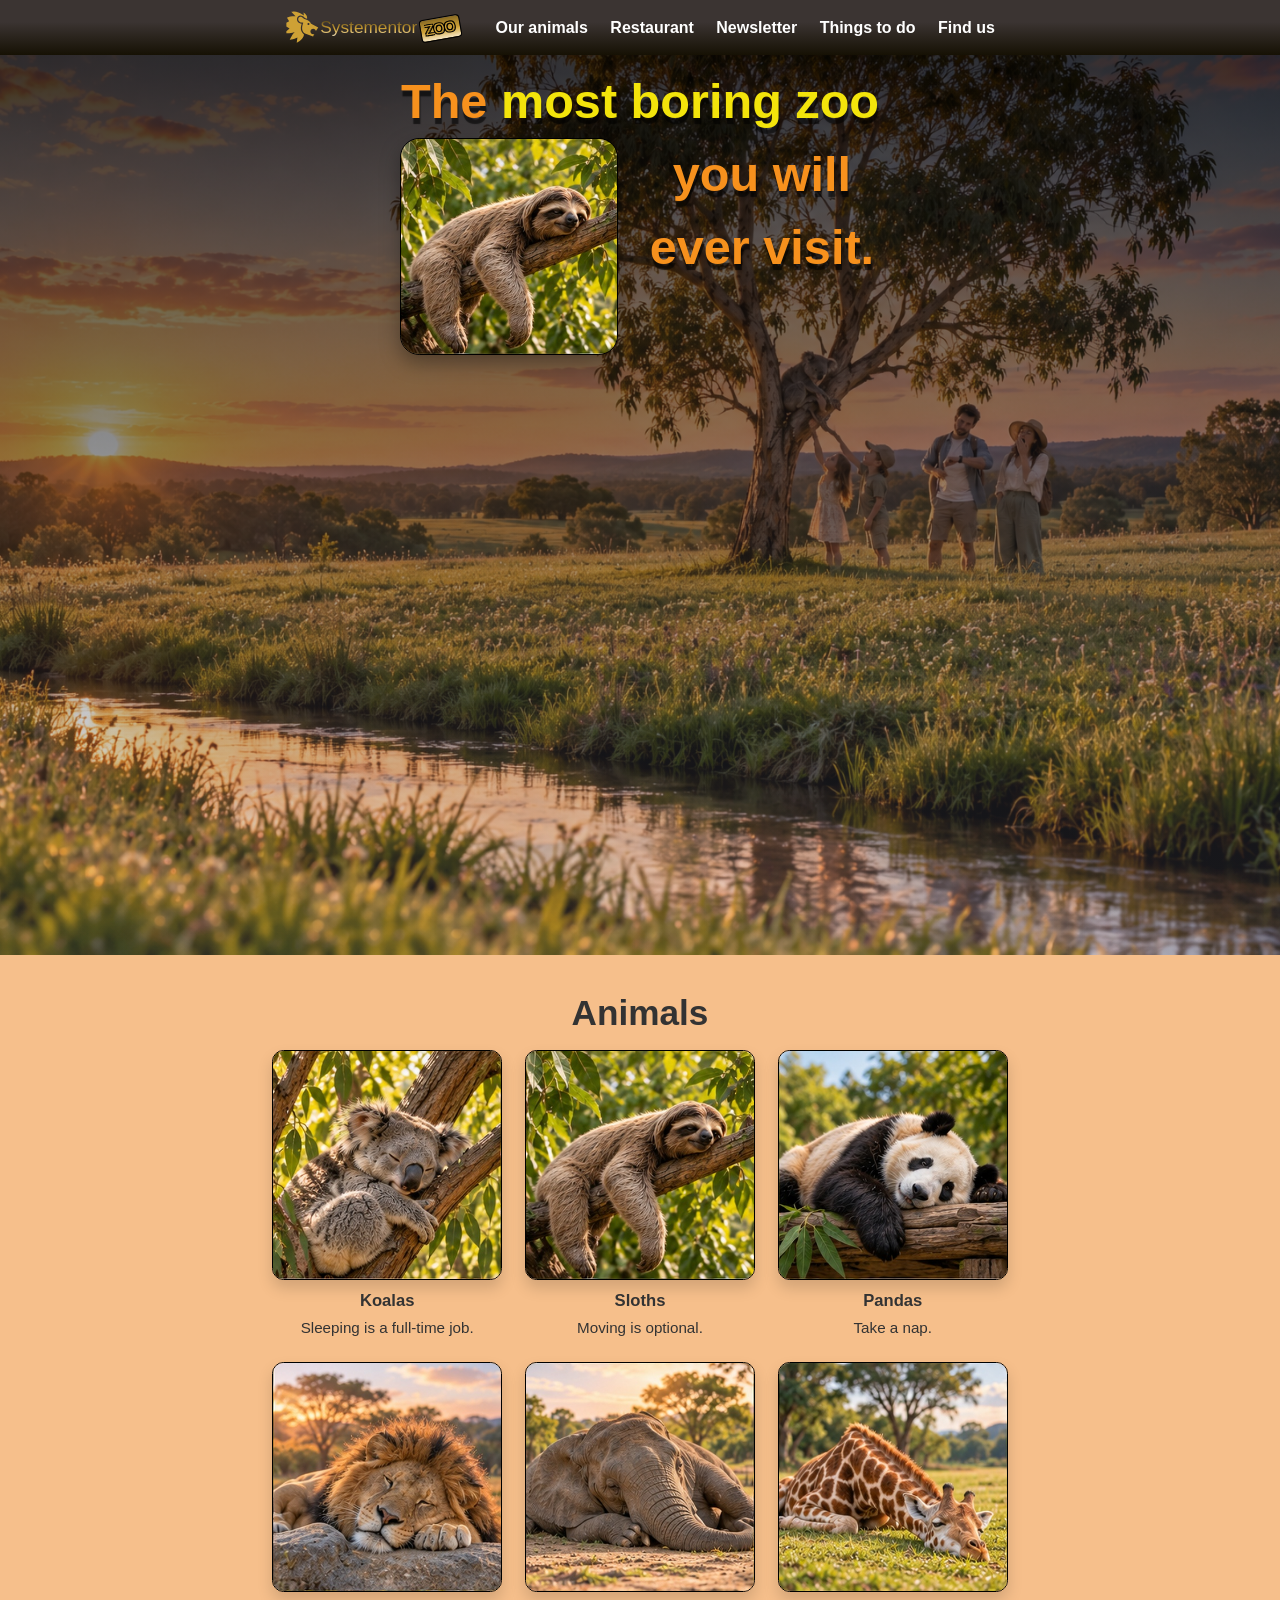
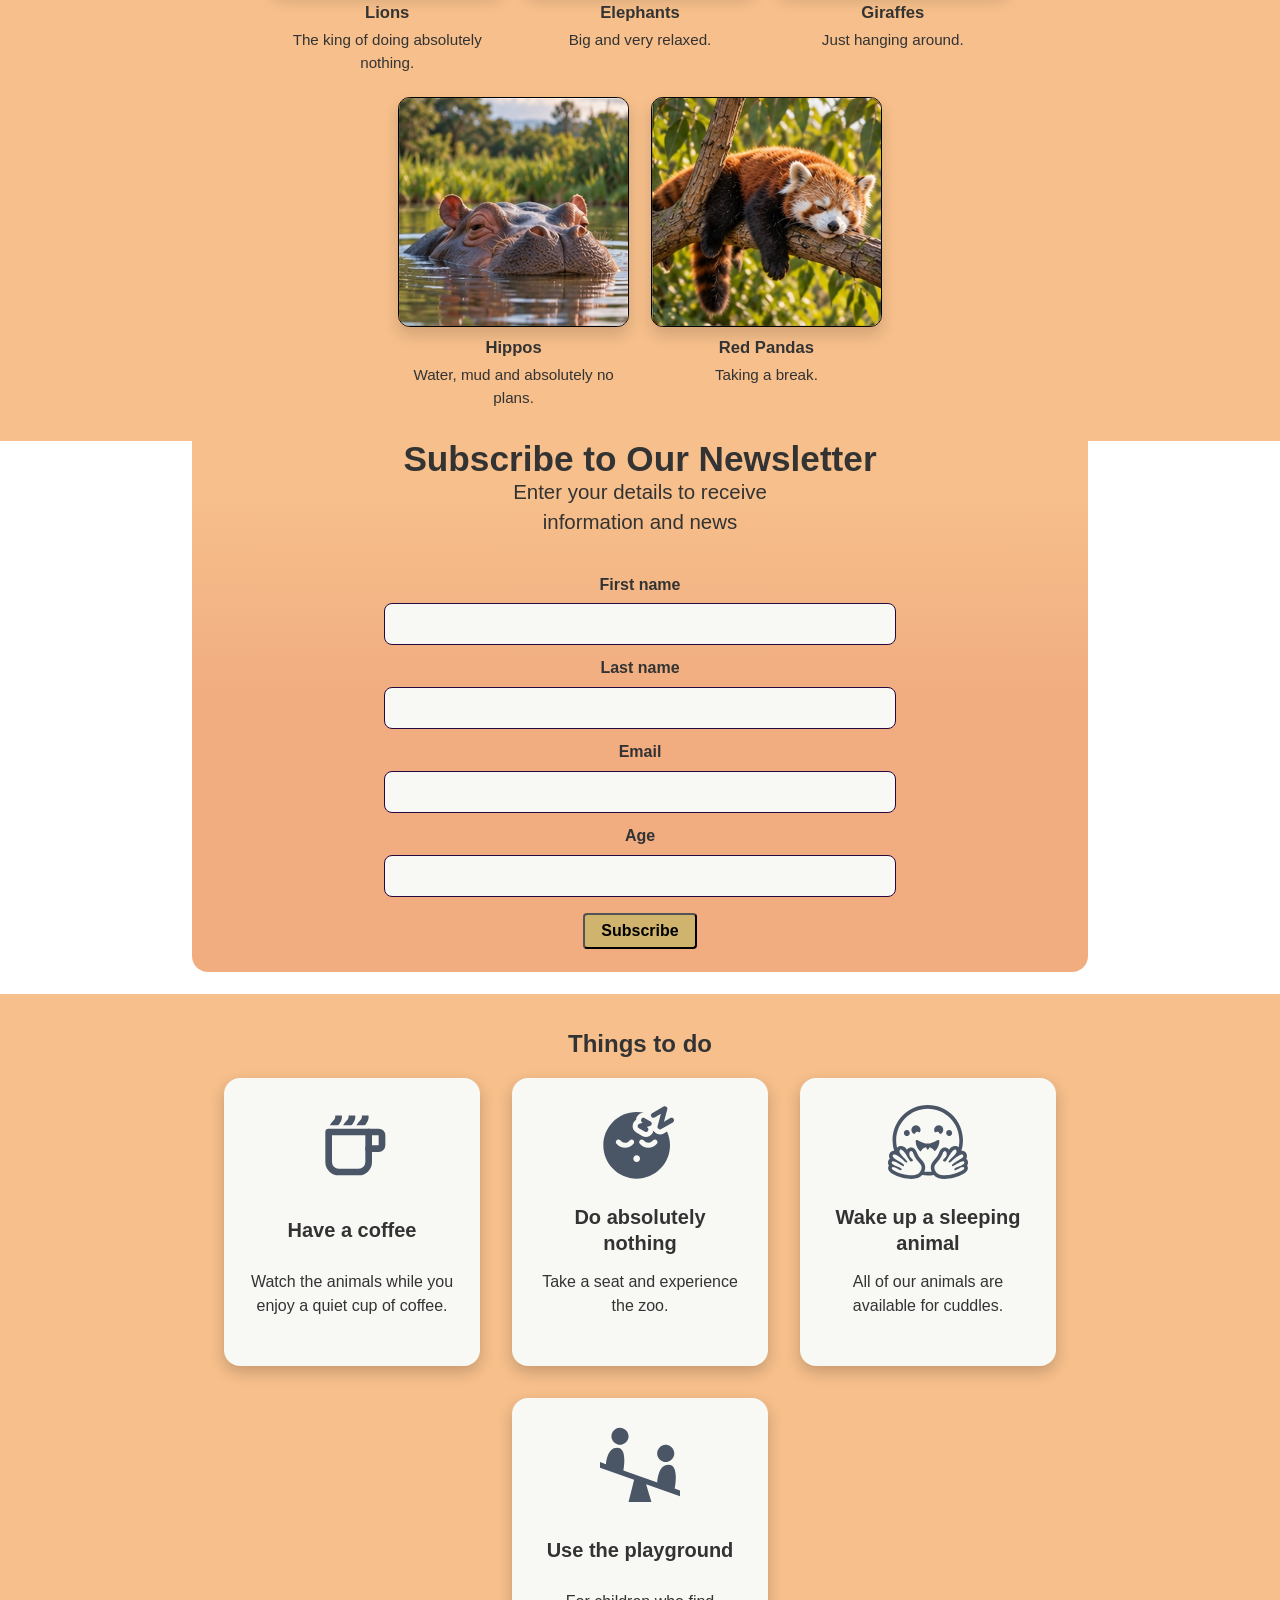
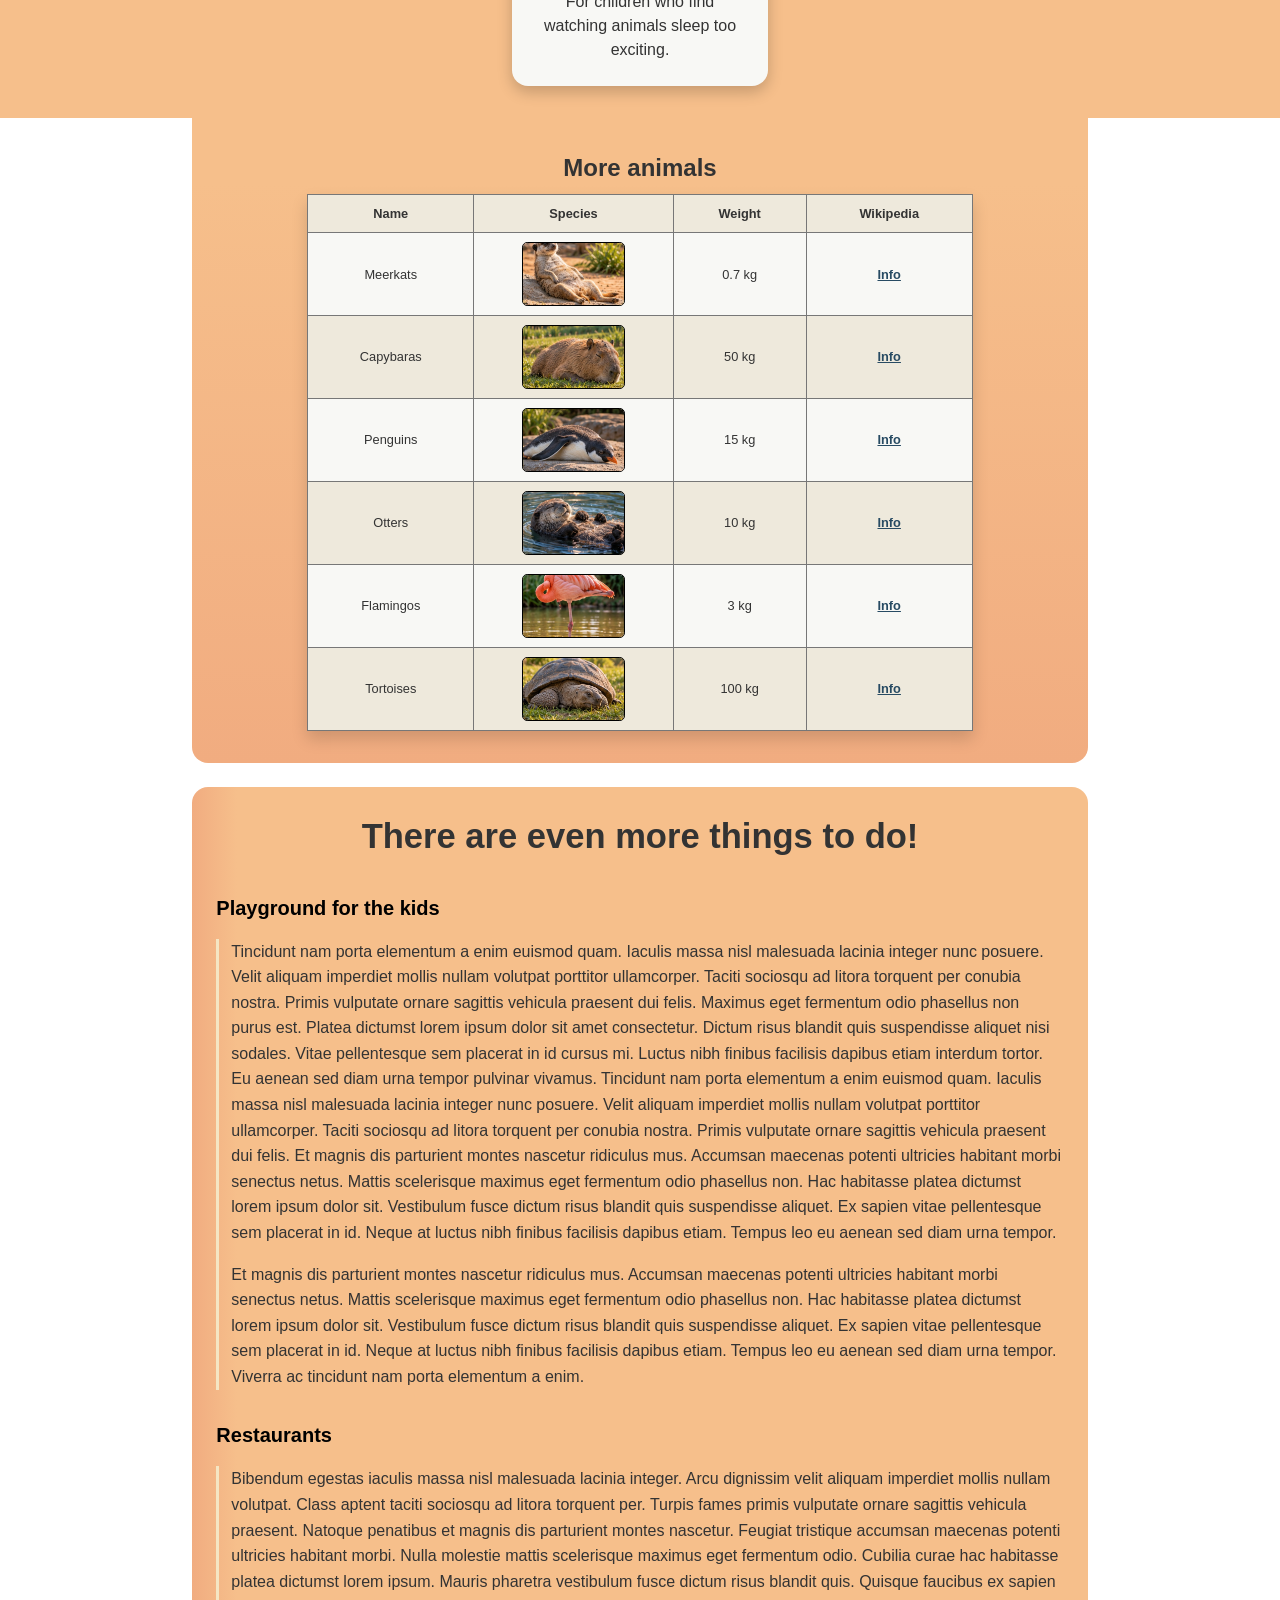
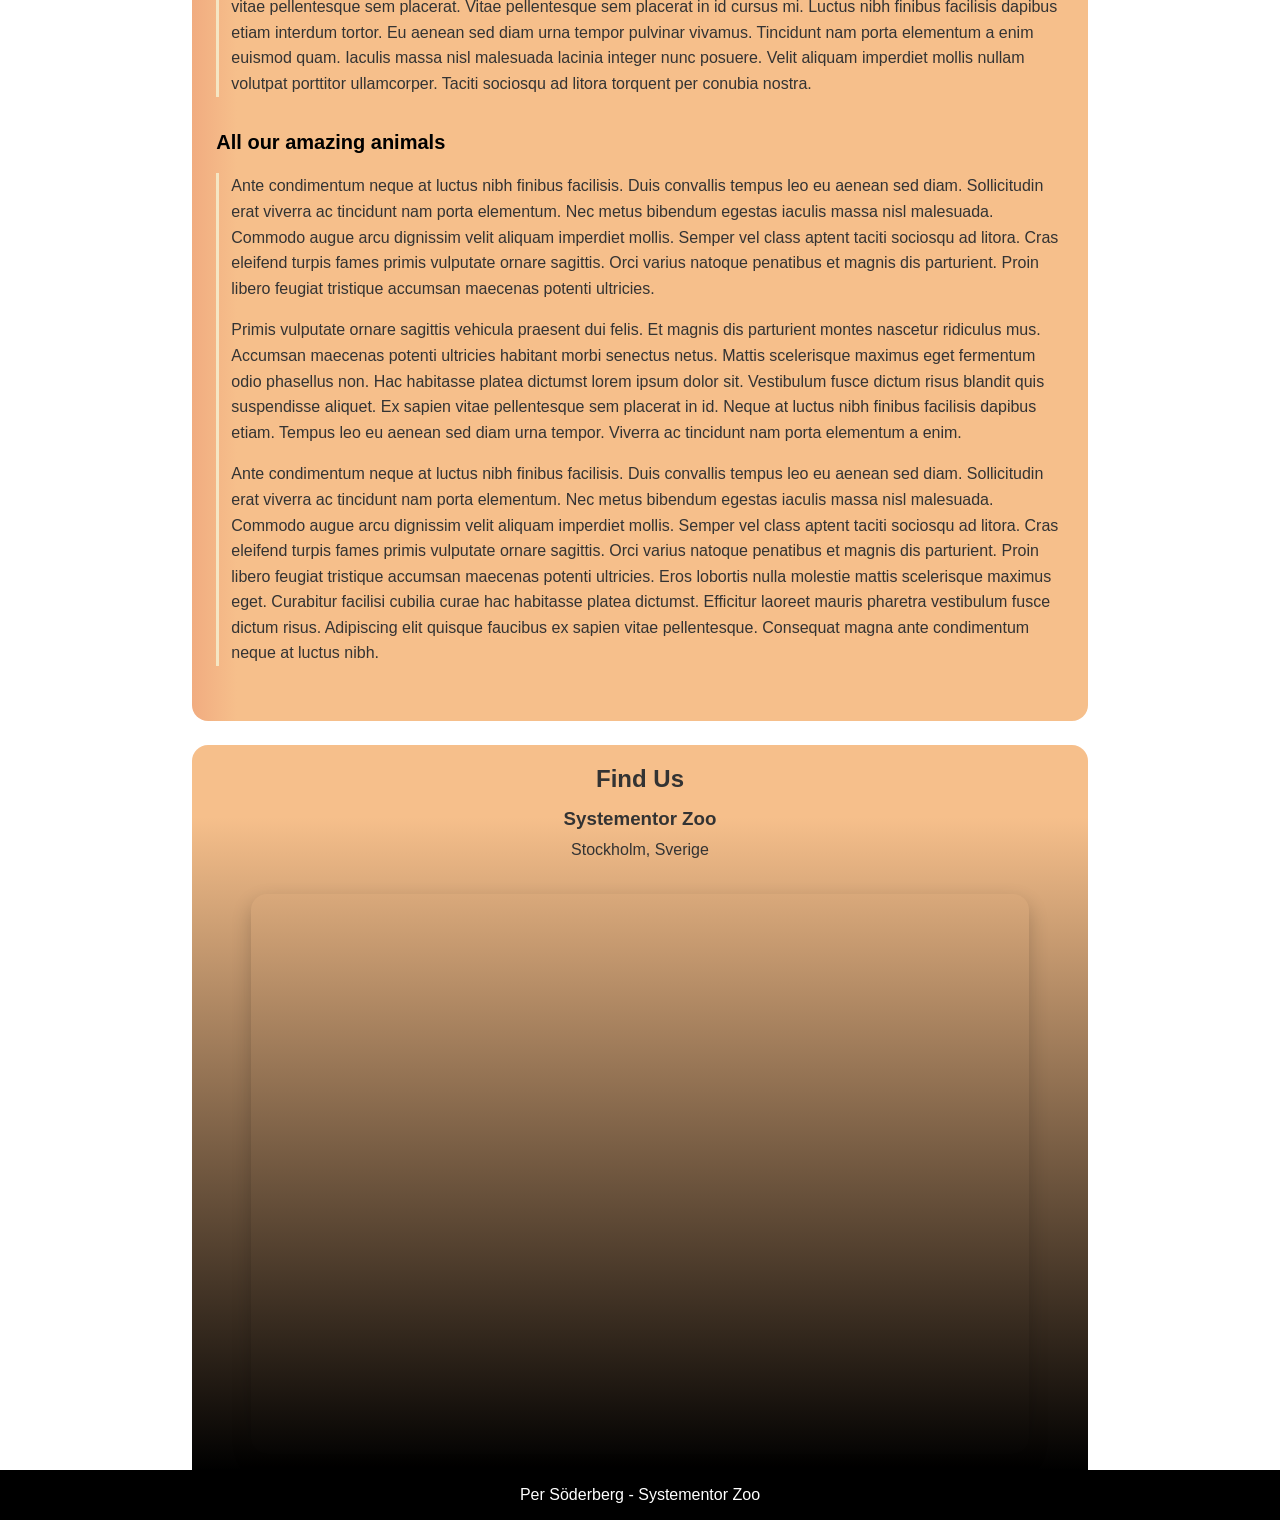
<file: index.html>
<!doctype html>
<html lang="sv">
  <head>
    <meta charset="UTF-8" />
    <meta name="viewport" content="width=device-width, initial-scale=1.0" />
    <link rel="stylesheet" href="./index.css" />
    <title>Systementor Zoo</title>
  </head>

  <body>
    <input type="checkbox" id="menu-toggle" class="menu-toggle" />

    <section class="hamburger-section">
      <label for="menu-toggle" class="hamburger-menu">
        <img src="./images/icons/hamburger_dark.svg" alt="Open menu" />
      </label>
    </section>

    <header>
      <div class="centralize header-container">
        <div class="logo">
          <img src="./images/icons/logo_gold.svg" alt="Systementor Zoo" />
          <span class="logo-text"
            >Systementor<span class="logo-badge">zoo</span></span
          >
        </div>

        <nav aria-label="Main navigation">
          <a href="#animals">Our animals</a>
          <a href="#restaurant">Restaurant</a>
          <a href="#newsletter">Newsletter</a>
          <a href="#activities">Things to do</a>
          <a href="#find-us">Find us</a>
        </nav>
      </div>
    </header>

    <main>
      <section id="home" class="centralize hero-section">
        <h1>
          <span class="first-line"
            >The <span class="color-change">most boring zoo</span>
          </span>

          <span class="second-line">
            <img src="./images/animals/02_sloth.jpg" alt="Sloth" />
            you will ever visit.
          </span>
        </h1>
      </section>

      <section class="animal-section">
        <h2 class="centralize animal-header">Animals</h2>

        <div class="centralize animal-container">
          <article class="animal-card">
            <img src="./images/animals/01_koala.jpg" alt="Koala" />
            <h3>Koalas</h3>
            <p>Sleeping is a full-time job.</p>
          </article>

          <article class="animal-card">
            <img src="./images/animals/02_sloth.jpg" alt="Sloth" />
            <h3>Sloths</h3>
            <p>Moving is optional.</p>
          </article>

          <article class="animal-card">
            <img src="./images/animals/03_panda.jpg" alt="Panda" />
            <h3>Pandas</h3>
            <p>Take a nap.</p>
          </article>

          <article class="animal-card">
            <img src="./images/animals/04_lion.jpg" alt="Lion" />
            <h3>Lions</h3>
            <p>The king of doing absolutely nothing.</p>
          </article>

          <article class="animal-card">
            <img src="./images/animals/05_elephant.jpg" alt="Elephant" />
            <h3>Elephants</h3>
            <p>Big and very relaxed.</p>
          </article>

          <article class="animal-card">
            <img src="./images/animals/06_giraffe.jpg" alt="Giraffe" />
            <h3>Giraffes</h3>
            <p>Just hanging around.</p>
          </article>

          <article class="animal-card">
            <img src="./images/animals/07_hippo.jpg" alt="Hippopotamus" />
            <h3>Hippos</h3>
            <p>Water, mud and absolutely no plans.</p>
          </article>

          <article class="animal-card">
            <img src="./images/animals/08_red_panda.jpg" alt="Red panda" />
            <h3>Red Pandas</h3>
            <p>Taking a break.</p>
          </article>
        </div>
      </section>

      <section id="newsletter" class="newsletter-section">
        <div class="centralize newsletter-container">
          <h2>Subscribe to Our Newsletter</h2>
          <p>Enter your details to receive information and news</p>

          <form
            class="newsletter-form"
            action="https://postman-echo.com/post"
            method="post"
          >
            <div class="form-field">
              <label for="firstname">First name</label>
              <input
                id="firstname"
                name="firstname"
                type="text"
                required
                autocomplete="first-name"
              />
            </div>
            <div class="form-field">
              <label for="lastname">Last name</label>
              <input
                id="lastname"
                name="lastname"
                type="text"
                required
                autocomplete="last-name"
              />
            </div>
            <div class="form-field">
              <label for="email">Email</label>
              <input
                id="email"
                name="email"
                type="email"
                required
                autocomplete="email"
              />
            </div>
            <div class="form-field">
              <label for="age">Age</label>
              <input
                id="age"
                name="age"
                type="number"
                min="1"
                max="100"
                required
              />
            </div>
            <button class="form-button" type="submit">Subscribe</button>
          </form>
        </div>
      </section>

      <section id="activities" class="activity-section">
        <h2 class="activity-header">Things to do</h2>

        <div class="centralize activity-container">
          <article class="activity-card">
            <img src="./images/icons/coffee.svg" alt="Coffee" />
            <h3>Have a coffee</h3>
            <p>Watch the animals while you enjoy a quiet cup of coffee.</p>
          </article>

          <article class="activity-card">
            <img src="./images/icons/tired-person.svg" alt="Tired person" />
            <h3>Do absolutely nothing</h3>
            <p>Take a seat and experience the zoo.</p>
          </article>

          <article class="activity-card">
            <img src="./images/icons/hugging_dark.svg" alt="Hugging" />
            <h3>Wake up a sleeping animal</h3>
            <p>All of our animals are available for cuddles.</p>
          </article>

          <article class="activity-card">
            <img src="./images/icons/playground_dark.svg" alt="Playground" />
            <h3>Use the playground</h3>
            <p>For children who find watching animals sleep too exciting.</p>
          </article>
        </div>
      </section>

      <section id="animals" class="animal-table-section">
        <div class="centralize animal-table-container">
          <h2>More animals</h2>

          <table class="animal-table">
            <colgroup>
              <col class="name-column" />
              <col class="species-column" />
              <col class="weight-column" />
              <col class="wikipedia-column" />
            </colgroup>

            <thead>
              <tr>
                <th>Name</th>
                <th>Species</th>
                <th>Weight</th>
                <th>Wikipedia</th>
              </tr>
            </thead>

            <tbody>
              <tr>
                <td>Meerkats</td>
                <td>
                  <img src="./images/animals/09_meerkat.jpg" alt="Meerkat" />
                </td>
                <td>0.7 kg</td>
                <td>
                  <a
                    href="https://en.wikipedia.org/wiki/Meerkat"
                    target="_blank"
                  >
                    Info
                  </a>
                </td>
              </tr>

              <tr>
                <td>Capybaras</td>
                <td>
                  <img src="./images/animals/10_capybara.jpg" alt="Capybara" />
                </td>
                <td>50 kg</td>
                <td>
                  <a
                    href="https://en.wikipedia.org/wiki/Capybara"
                    target="_blank"
                  >
                    Info
                  </a>
                </td>
              </tr>

              <tr>
                <td>Penguins</td>
                <td>
                  <img src="./images/animals/11_penguin.jpg" alt="Penguin" />
                </td>
                <td>15 kg</td>
                <td>
                  <a
                    href="https://en.wikipedia.org/wiki/Penguin"
                    target="_blank"
                  >
                    Info
                  </a>
                </td>
              </tr>

              <tr>
                <td>Otters</td>
                <td>
                  <img src="./images/animals/12_otter.jpg" alt="Otter" />
                </td>
                <td>10 kg</td>
                <td>
                  <a href="https://en.wikipedia.org/wiki/Otter" target="_blank">
                    Info
                  </a>
                </td>
              </tr>

              <tr>
                <td>Flamingos</td>
                <td>
                  <img src="./images/animals/13_flamingo.jpg" alt="Flamingo" />
                </td>
                <td>3 kg</td>
                <td>
                  <a
                    href="https://en.wikipedia.org/wiki/Flamingo"
                    target="_blank"
                  >
                    Info
                  </a>
                </td>
              </tr>

              <tr>
                <td>Tortoises</td>
                <td>
                  <img src="./images/animals/14_tortoise.jpg" alt="Tortoise" />
                </td>
                <td>100 kg</td>
                <td>
                  <a
                    href="https://en.wikipedia.org/wiki/Tortoise"
                    target="_blank"
                  >
                    Info
                  </a>
                </td>
              </tr>
            </tbody>
          </table>
        </div>
      </section>

      <section id="restaurant" class="more-activities-section">
        <div class="more-activities-container">
          <h2>There are even more things to do!</h2>

          <article class="more-activity-item">
            <h3>Playground for the kids</h3>

            <div class="more-activity-info">
              <p>
                Tincidunt nam porta elementum a enim euismod quam. Iaculis massa
                nisl malesuada lacinia integer nunc posuere. Velit aliquam
                imperdiet mollis nullam volutpat porttitor ullamcorper. Taciti
                sociosqu ad litora torquent per conubia nostra. Primis vulputate
                ornare sagittis vehicula praesent dui felis. Maximus eget
                fermentum odio phasellus non purus est. Platea dictumst lorem
                ipsum dolor sit amet consectetur. Dictum risus blandit quis
                suspendisse aliquet nisi sodales. Vitae pellentesque sem
                placerat in id cursus mi. Luctus nibh finibus facilisis dapibus
                etiam interdum tortor. Eu aenean sed diam urna tempor pulvinar
                vivamus. Tincidunt nam porta elementum a enim euismod quam.
                Iaculis massa nisl malesuada lacinia integer nunc posuere. Velit
                aliquam imperdiet mollis nullam volutpat porttitor ullamcorper.
                Taciti sociosqu ad litora torquent per conubia nostra. Primis
                vulputate ornare sagittis vehicula praesent dui felis. Et magnis
                dis parturient montes nascetur ridiculus mus. Accumsan maecenas
                potenti ultricies habitant morbi senectus netus. Mattis
                scelerisque maximus eget fermentum odio phasellus non. Hac
                habitasse platea dictumst lorem ipsum dolor sit. Vestibulum
                fusce dictum risus blandit quis suspendisse aliquet. Ex sapien
                vitae pellentesque sem placerat in id. Neque at luctus nibh
                finibus facilisis dapibus etiam. Tempus leo eu aenean sed diam
                urna tempor.
              </p>

              <p>
                Et magnis dis parturient montes nascetur ridiculus mus. Accumsan
                maecenas potenti ultricies habitant morbi senectus netus. Mattis
                scelerisque maximus eget fermentum odio phasellus non. Hac
                habitasse platea dictumst lorem ipsum dolor sit. Vestibulum
                fusce dictum risus blandit quis suspendisse aliquet. Ex sapien
                vitae pellentesque sem placerat in id. Neque at luctus nibh
                finibus facilisis dapibus etiam. Tempus leo eu aenean sed diam
                urna tempor. Viverra ac tincidunt nam porta elementum a enim.
              </p>
            </div>
          </article>

          <article class="more-activity-item">
            <h3>Restaurants</h3>

            <div class="more-activity-info">
              <p>
                Bibendum egestas iaculis massa nisl malesuada lacinia integer.
                Arcu dignissim velit aliquam imperdiet mollis nullam volutpat.
                Class aptent taciti sociosqu ad litora torquent per. Turpis
                fames primis vulputate ornare sagittis vehicula praesent.
                Natoque penatibus et magnis dis parturient montes nascetur.
                Feugiat tristique accumsan maecenas potenti ultricies habitant
                morbi. Nulla molestie mattis scelerisque maximus eget fermentum
                odio. Cubilia curae hac habitasse platea dictumst lorem ipsum.
                Mauris pharetra vestibulum fusce dictum risus blandit quis.
                Quisque faucibus ex sapien vitae pellentesque sem placerat.
                Vitae pellentesque sem placerat in id cursus mi. Luctus nibh
                finibus facilisis dapibus etiam interdum tortor. Eu aenean sed
                diam urna tempor pulvinar vivamus. Tincidunt nam porta elementum
                a enim euismod quam. Iaculis massa nisl malesuada lacinia
                integer nunc posuere. Velit aliquam imperdiet mollis nullam
                volutpat porttitor ullamcorper. Taciti sociosqu ad litora
                torquent per conubia nostra.
              </p>
            </div>
          </article>

          <article class="more-activity-item">
            <h3>All our amazing animals</h3>

            <div class="more-activity-info">
              <p>
                Ante condimentum neque at luctus nibh finibus facilisis. Duis
                convallis tempus leo eu aenean sed diam. Sollicitudin erat
                viverra ac tincidunt nam porta elementum. Nec metus bibendum
                egestas iaculis massa nisl malesuada. Commodo augue arcu
                dignissim velit aliquam imperdiet mollis. Semper vel class
                aptent taciti sociosqu ad litora. Cras eleifend turpis fames
                primis vulputate ornare sagittis. Orci varius natoque penatibus
                et magnis dis parturient. Proin libero feugiat tristique
                accumsan maecenas potenti ultricies.
              </p>

              <p>
                Primis vulputate ornare sagittis vehicula praesent dui felis. Et
                magnis dis parturient montes nascetur ridiculus mus. Accumsan
                maecenas potenti ultricies habitant morbi senectus netus. Mattis
                scelerisque maximus eget fermentum odio phasellus non. Hac
                habitasse platea dictumst lorem ipsum dolor sit. Vestibulum
                fusce dictum risus blandit quis suspendisse aliquet. Ex sapien
                vitae pellentesque sem placerat in id. Neque at luctus nibh
                finibus facilisis dapibus etiam. Tempus leo eu aenean sed diam
                urna tempor. Viverra ac tincidunt nam porta elementum a enim.
              </p>

              <p>
                Ante condimentum neque at luctus nibh finibus facilisis. Duis
                convallis tempus leo eu aenean sed diam. Sollicitudin erat
                viverra ac tincidunt nam porta elementum. Nec metus bibendum
                egestas iaculis massa nisl malesuada. Commodo augue arcu
                dignissim velit aliquam imperdiet mollis. Semper vel class
                aptent taciti sociosqu ad litora. Cras eleifend turpis fames
                primis vulputate ornare sagittis. Orci varius natoque penatibus
                et magnis dis parturient. Proin libero feugiat tristique
                accumsan maecenas potenti ultricies. Eros lobortis nulla
                molestie mattis scelerisque maximus eget. Curabitur facilisi
                cubilia curae hac habitasse platea dictumst. Efficitur laoreet
                mauris pharetra vestibulum fusce dictum risus. Adipiscing elit
                quisque faucibus ex sapien vitae pellentesque. Consequat magna
                ante condimentum neque at luctus nibh.
              </p>
            </div>
          </article>
        </div>
      </section>

      <section id="find-us" class="location-section">
        <div class="centralize location-container">
          <h2>Find Us</h2>
          <h3>Systementor Zoo</h3>
          <p>Stockholm, Sverige</p>

          <div class="map-container">
            <iframe
              src="https://www.google.com/maps?q=Kolm%C3%A5rdens%20djurpark%2C%20618%2092%20Kolm%C3%A5rden&output=embed"
              title="Google Maps - Kolmårdens djurpark"
              loading="lazy"
            ></iframe>
          </div>
        </div>
      </section>
    </main>

    <footer>
      <p>Per Söderberg - Systementor Zoo</p>
    </footer>
  </body>
</html>
</file>
<file: index.css>
/* Reset */
*,
*::before,
*::after {
  box-sizing: border-box;
}

html {
  scroll-behavior: smooth;
}

body,
h1,
h2,
h3,
p {
  margin: 0;
}

img {
  display: block;
  max-width: 100%;
}

button,
input {
  font: inherit;
}

a {
  color: inherit;
}

:root {
  --header-color: #230842;
  --header-dark-color: #3b3432;
  --header-tree-color: #161104;
  --header-text-color: #f7911d;
  --header-text-highlight-color: #f3e40b;

  --serene-background-color: #f6bf8b;
  --serene2-background-color: #f1ac80;
  --text-color: #333333;
  --main-color: #cea135;
  --darker-gold-color: #886a24;
  --golden-background-color: #f5e6c3;
  --darker-golden-background-color: #d0b46d;
  --light-color: #f8f8f5;
  --table-color: #eee9dc;
  --news-text-color: #777777;
  --link-color: #284b63;
  --animal-link-hover-color: #886a24;
  --white: #ffffff;
}

body {
  min-height: 100vh;
  font-family: Arial, sans-serif;
  color: var(--text-color);
  background-color: var(--white);
  line-height: 1.5;
}

/* Header */
header {
  margin-inline: auto;
  color: var(--white);
  background: linear-gradient(
    to bottom,
    var(--header-dark-color) 40%,
    var(--header-tree-color) 100%
  );
  .header-container {
    display: flex;
    justify-content: center;
    align-items: center;

    gap: clamp(1rem, 2.75vw, 3rem);
    height: clamp(2.5rem, 4.3vw, 4.5rem);

    .logo {
      display: flex;
      justify-content: center;
      align-items: center;
      flex-shrink: 0;

      font-size: clamp(1rem, 1.35vw, 1.5rem);

      img {
        width: clamp(2rem, 2.75vw, 3rem);
        height: clamp(2rem, 2.75vw, 3rem);
      }

      .logo-text {
        background: linear-gradient(
          to bottom,
          #080808 0%,
          var(--main-color) 55%,
          #f3f3f1 100%
        );
        background-clip: text;
        color: transparent;
      }

      .logo-badge {
        font-size: clamp(0.8rem, 1.1vw, 1.25rem);
        display: inline-block;
        padding: 0 0.25rem;

        margin-left: clamp(0.1rem, 0.2vw, 0.25rem);

        border: 1px solid black;
        border-radius: 0.25rem;
        color: var(--main-color);
        text-transform: uppercase;
        text-shadow:
          -1px -1px 0 black,
          1px -1px 0 black,
          -1px 1px 0 black,
          1px 1px 0 black;
        transform: rotate(-10deg);
        background: linear-gradient(
          to bottom,
          #886a24 0%,
          var(--main-color) 55%,
          #f5e6c3 100%
        );
      }
    }

    nav {
      display: flex;
      justify-content: flex-start;
      align-items: center;

      gap: clamp(1rem, 1.75vw, 2rem);

      /* min-height: 3.5rem; */

      /* margin-left: 1rem; */

      font-size: clamp(1rem, 1vw, 1.1rem);

      a {
        color: var(--white);
        font-weight: bold;
        text-decoration: none;
        white-space: nowrap;
      }

      a:hover {
        color: #f0d087;
      }
    }
  }
}

.centralize {
  width: 70%;
  margin-inline: auto;
  text-align: center;
}

/* Hero */
.hero-section {
  width: 100%;
  min-height: 100vh;

  display: flex;
  justify-content: center;

  padding-top: clamp(0.25rem, 0.75vw, 1rem);

  background-image:
    linear-gradient(to top, rgba(207, 208, 243, 0.123), rgba(0, 0, 0, 0.753)),
    url("./images/background.png");
  background-size: cover;
  background-position: center;
  background-repeat: no-repeat;

  h1 {
    max-width: 45rem;
    max-width: 25rem;
    max-width: clamp(25rem, 40vw, 45rem);
    font-size: clamp(2.5rem, 3.8vw, 4rem);

    color: var(--header-text-color);
    text-align: center;
    text-shadow: 1px 6px 1px rgba(0, 0, 0, 0.6);

    .color-change {
      color: var(--header-text-highlight-color);
      text-shadow: 1px 6px 1px rgba(0, 0, 0, 0.6);
    }

    .first-line {
      display: block;
    }
    .second-line {
      display: block;

      img {
        float: left;

        width: clamp(9rem, 17vw, 20rem);
        aspect-ratio: 1;

        margin-right: clamp(0.5rem, 0.8vw, 1rem);

        margin-left: 1rem;

        margin-bottom: 0.5rem;

        object-fit: cover;

        border-radius: clamp(0.75rem, 1.5vw, 1.75rem);

        border: 1px black solid;
        box-shadow: 0 8px 20px rgba(0, 0, 0, 0.35);
      }
    }
  }
}

/* Animal cards */
.animal-section {
  background-color: var(--serene-background-color);
  padding: 2rem;

  h2 {
    font-size: clamp(2rem, 2.75vw, 3rem);

    font-weight: bold;
    margin-bottom: clamp(0rem, 0.8vw, 1rem);
  }

  .animal-container {
    display: flex;
    justify-content: center;
    align-items: start;
    flex-wrap: wrap;

    gap: clamp(1.4rem, 1.75vw, 2rem);

    .animal-card {
      width: clamp(9rem, 18vw, 20rem);
      aspect-ratio: 1;

      display: flex;
      flex-direction: column;
      /* justify-content: center; */
      align-items: center;
      text-align: center;

      img {
        width: 100%;
        min-width: 7rem;
        aspect-ratio: 1;
        object-fit: cover;
        border-radius: clamp(0.5rem, 0.9vw, 1rem);

        border: 1px black solid;
        box-shadow: 0 8px 15px rgba(0, 0, 0, 0.15);

        transition:
          transform 0.2s ease,
          box-shadow 0.2s ease;

        &:hover {
          transform: translateY(-0.25rem);
          box-shadow: 0 10px 18px rgba(0, 0, 0, 0.2);
        }
      }

      h3 {
        margin-top: clamp(0rem, 0.7vw, 0.75rem);
        font-size: clamp(1rem, 1.3vw, 1.5rem);
      }

      p {
        margin-top: clamp(0rem, 0.2vw, 0.25rem);
        font-size: 0.95rem;
      }
    }
  }
}

/* Newsletter */
.newsletter-section {
  .newsletter-container {
    background: linear-gradient(
      to bottom,
      var(--serene-background-color) 10%,
      var(--serene2-background-color) 50%
    );

    padding: clamp(0.5rem, 1.8vw, 2rem);
    padding-top: 0;

    margin-bottom: clamp(1rem, 1.75vw, 2rem);

    background-color: var(--serene-background-color);
    border-radius: 0 0 1rem 1rem;

    h2 {
      font-size: clamp(1.75rem, 2.75vw, 3rem);
      font-weight: bold;
      line-height: 1;
    }

    p {
      font-size: clamp(1.25rem, 1.6vw, 1.75rem);
      margin-bottom: clamp(0rem, 1.8vw, 2rem);
      max-width: clamp(16rem, 26vw, 28rem);
      margin-inline: auto;
    }

    .newsletter-form {
      .form-field {
        display: flex;
        flex-direction: column;
        align-items: center;
        gap: 0.4rem;

        label {
          font-weight: bold;
          margin-top: clamp(0.1rem, 0.9vw, 1rem);
        }

        input {
          width: 40vw;

          min-height: 2rem;
          padding: 0.5rem;
          border: 1px solid var(--header-color);
          border-radius: 0.5rem;
          background-color: var(--light-color);
        }
      }

      .form-button {
        margin-top: 1rem;
        padding: 0.25rem 1rem;
        border-radius: 0.25rem;
        background-color: var(--darker-golden-background-color);
        color: black;
        font-weight: bold;
        cursor: pointer;
      }

      .form-button:hover {
        background-color: var(--darker-gold-color);
      }
    }
  }
}

/* Activities */
.activity-section {
  padding-block: 2rem;
  /* padding: 1rem 0rem 0rem 0rem; */
  background-color: var(--serene-background-color);

  .activity-header {
    margin-bottom: 1rem;
    text-align: center;
  }

  .activity-container {
    display: flex;
    justify-content: center;
    align-items: stretch;
    gap: 2rem;
    flex-wrap: wrap;
  }

  .activity-card {
    display: flex;
    flex-direction: column;
    align-items: center;
    width: 16rem;
    min-height: 18rem;
    padding: 1.5rem;
    text-align: center;

    background-color: var(--light-color);
    border-radius: 1rem;
    box-shadow: 0 6px 15px rgba(0, 0, 0, 0.2);

    transition:
      transform 0.2s ease,
      box-shadow 0.2s ease;

    &:hover {
      transform: translateY(-0.5rem);
      box-shadow: 0 12px 25px rgba(0, 0, 0, 0.3);
    }

    img {
      width: 5rem;
      height: 5rem;
      object-fit: contain;
    }

    h3 {
      display: flex;
      justify-content: center;
      align-items: center;

      width: 100%;
      min-height: 3.5rem;

      margin-top: 1.25rem;
      margin-bottom: 0.75rem;

      font-size: 1.25rem;
      line-height: 1.3;
    }

    p {
      margin: 0;
      line-height: 1.5;
    }
  }
}

/* Animal table */
.animal-table-section {
  padding: 0;
  background-color: var(--white);

  .animal-table-container {
    padding: 2rem;
    background: linear-gradient(
      to bottom,
      var(--serene-background-color) 10%,
      var(--serene2-background-color) 100%
    );

    border-radius: 0 0 1rem 1rem;

    h2 {
      margin-bottom: 0.5rem;
      font-size: clamp(1.5rem, 1.8vw, 2rem);
    }

    .animal-table-intro {
      margin-bottom: 2rem;
    }

    .animal-table {
      width: 80%;
      margin-inline: auto;
      border-collapse: collapse;
      box-shadow: 0 8px 15px rgba(0, 0, 0, 0.15);
      background-color: var(--light-color);

      .name-column {
        width: 25%;
      }

      .species-column {
        width: 30%;
      }

      .weight-column {
        width: 20%;
      }

      .wikipedia-column {
        width: 25%;
      }

      th,
      td {
        padding: clamp(0.2rem, 0.7vw, 0.8rem);
        border: 1px solid var(--news-text-color);
        text-align: center;
        font-size: clamp(0.8rem, 0.9vw, 1rem);
      }

      th {
        background-color: var(--table-color);
      }

      tr:nth-child(even) {
        background-color: var(--table-color);
      }

      img {
        width: clamp(6rem, 8vw, 9rem);
        height: clamp(3rem, 5vw, 6rem);

        margin-inline: auto;
        object-fit: cover;
        border-radius: clamp(0.25rem, 0.4vw, 0.5rem);

        border: 1px solid black;
      }

      a {
        color: var(--link-color);
        font-weight: bold;
      }

      a:hover {
        color: var(--animal-link-hover-color);
      }
    }
  }
}

/* More things to do */
.more-activities-section {
  padding: clamp(1rem, 1.9vw, 2rem) 0;

  background-color: white;

  .more-activities-container {
    padding: clamp(1rem, 1.9vw, 2rem);
    width: 70%;
    margin-inline: auto;
    border-radius: 1rem;
    background: linear-gradient(
      to left,
      var(--serene-background-color) 95%,
      var(--serene2-background-color)
    );
  }

  h2 {
    margin-bottom: clamp(1rem, 2.3vw, 2.5rem);

    font-size: clamp(2rem, 2.7vw, 2.75rem);

    text-align: center;
  }

  .more-activity-item {
    margin-bottom: clamp(1rem, 2.4vw, 2.5rem);

    h3 {
      margin: 1rem 0;
      color: black;
      font-size: clamp(1.25rem, 1.4vw, 1.5rem);
    }

    .more-activity-info {
      border-left: 3px solid var(--golden-background-color);
      padding-left: 0.75rem;

      p {
        margin-top: 1rem;
        line-height: 1.6;
      }
    }
  }
}

/* Map */
.location-section {
  background-color: var(--white);
  .location-container {
    border-radius: 1rem 1rem 0 0;
    padding: 1rem;
    background: linear-gradient(
      to bottom,
      var(--serene-background-color) 10%,
      black 100%
    );

    h2 {
      margin-bottom: 0.5rem;
    }

    h3 {
      margin-bottom: 0.25rem;
    }

    .map-container {
      width: 90%;
      margin: 2rem auto 0;
      overflow: hidden;
      border-radius: 1rem;
      box-shadow: 0 8px 20px rgba(0, 0, 0, 0.2);

      iframe {
        display: block;
        width: 100%;
        height: 35rem;
        border: 0;
      }
    }
  }
}

footer {
  height: 50px;
  background-color: black;
  color: white;
  text-align: center;

  display: flex;
  justify-content: center;
  align-items: center;
}
.menu-toggle,
.hamburger-menu {
  display: none;
}

@media (max-width: 768px) {
  /* Hide only the navigation */
  header .header-container nav {
    display: none;
  }

  /* Show hamburger */
  .hamburger-menu {
    display: block;
    position: fixed;
    right: 0.5rem;
    bottom: 3.5rem;
    z-index: 1000;
    cursor: pointer;
  }

  .hamburger-menu img {
    width: 3rem;
    height: 3rem;
    border: 1px solid black;
  }

  /* Show navigation when hamburger is clicked */
  .menu-toggle:checked ~ header nav {
    display: flex;
    position: fixed;
    right: 0.5rem;
    bottom: 7rem;
    z-index: 999;

    flex-direction: column;
    gap: 1rem;

    padding: 1rem;

    background-color: var(--header-tree-color);
    border-radius: 0.5rem;
  }
}
</file>
